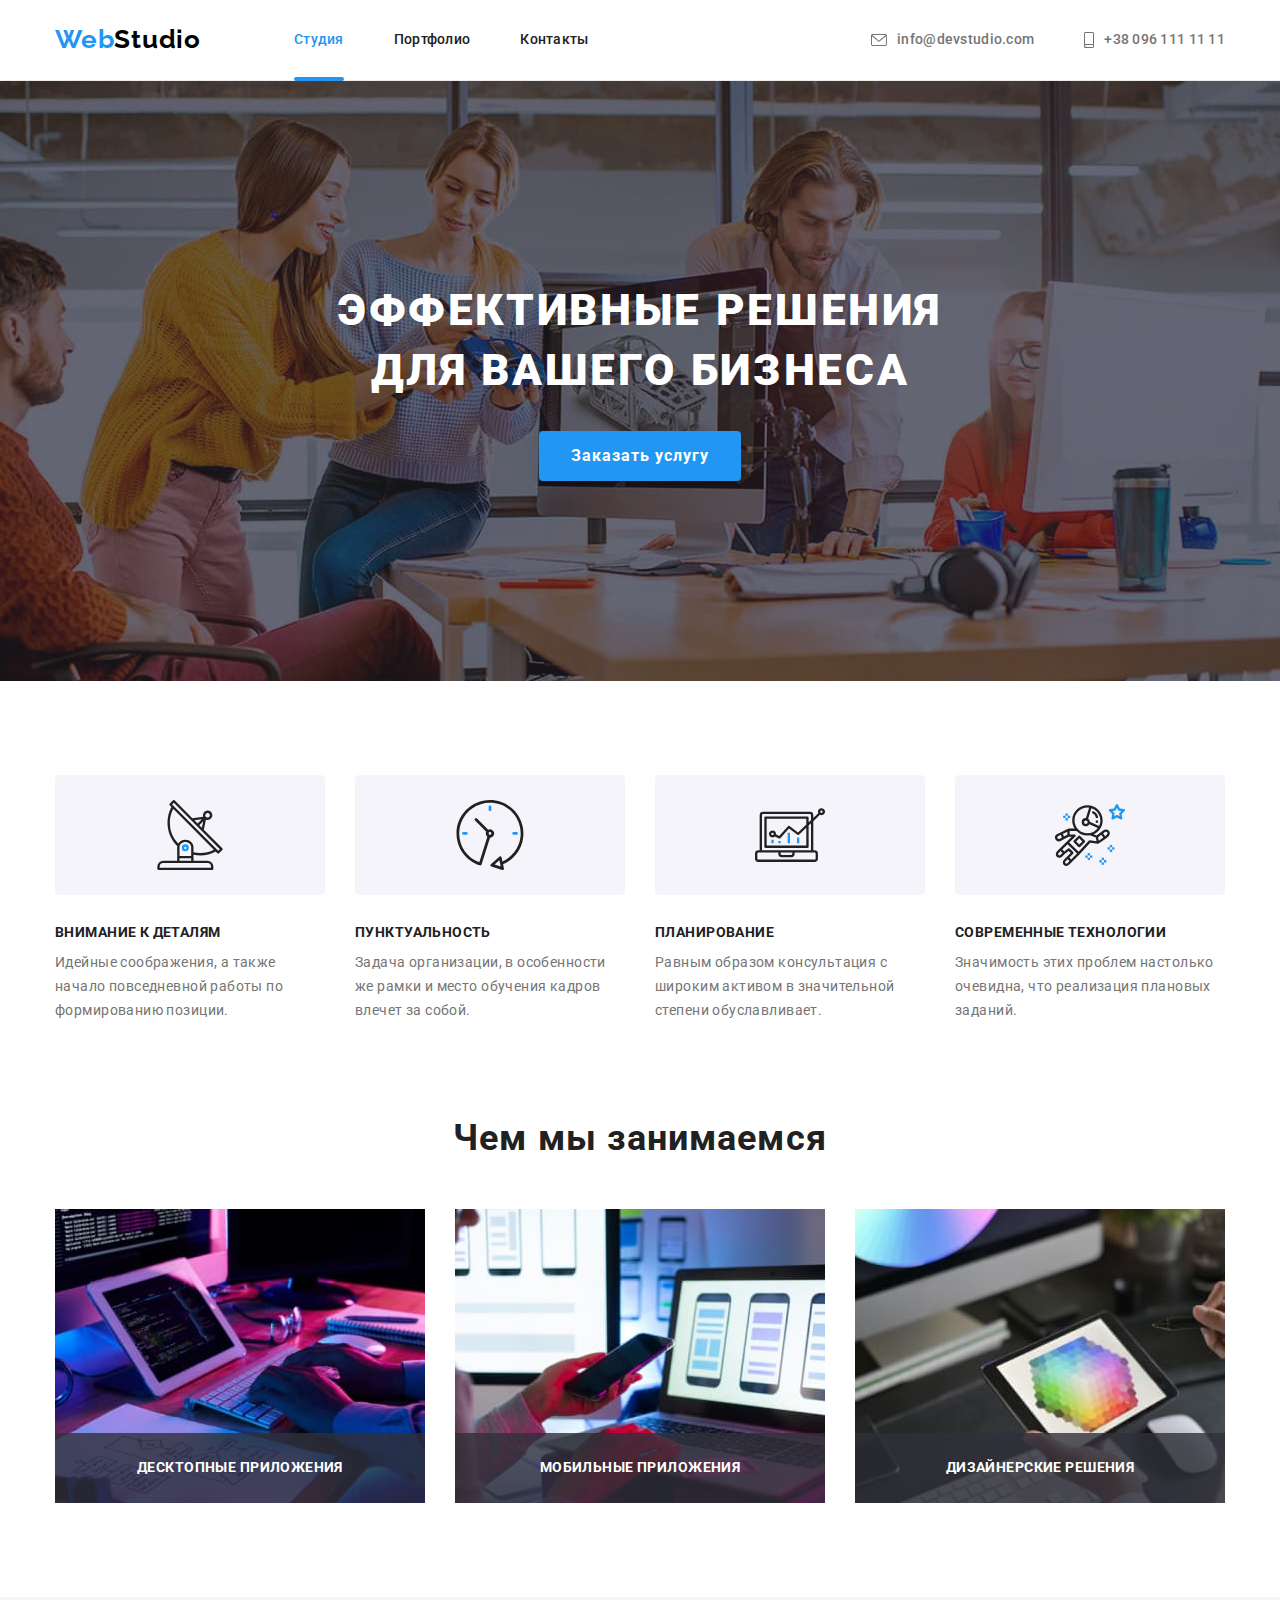
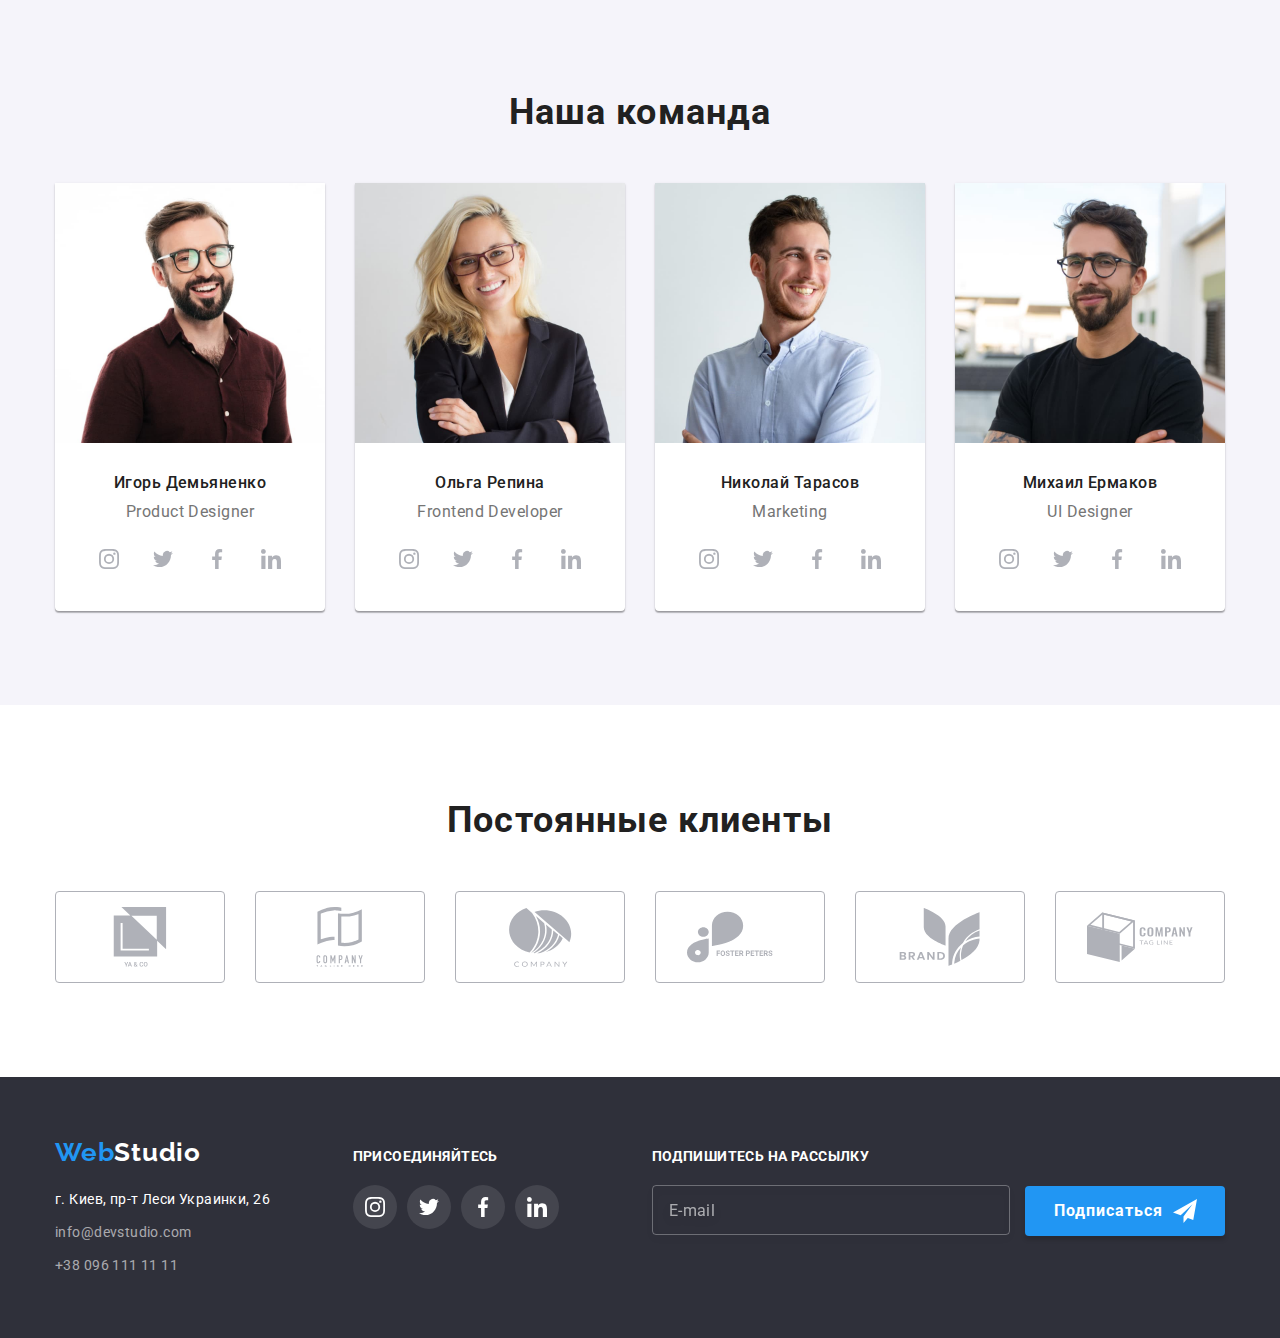
<file: index.html>
<!DOCTYPE html>
<html lang="ru">
  <head>
    <meta charset="UTF-8" />
    <meta http-equiv="X-UA-Compatible" content="IE=edge" />
    <meta name="description" content="Изучение основ HTML5 для новичков" />
    <title>Студия</title>
    <link rel="preconnect" href="https://fonts.googleapis.com" />
    <link rel="preconnect" href="https://fonts.gstatic.com" crossorigin />
    <link
      href="https://fonts.googleapis.com/css2?family=Raleway:wght@700&family=Roboto:wght@400;500;700;900&display=swap"
      rel="stylesheet"
    />
    <link
      rel="stylesheet"
      href="https://cdnjs.cloudflare.com/ajax/libs/modern-normalize/1.1.0/modern-normalize.min.css"
    />
    <link rel="stylesheet" href="./css/styles.css" />
  </head>
  <body>
    <!--Page header-->

    <header class="header-page">
      <div class="container heder-main">
        <nav class="header-nav">
          <a href="./index.html" class="logo link"> Web<span class="header-logo">Studio</span> </a>

          <ul class="header-list list">
            <li class="header-item">
              <a href="./index.html" class="header-link link current">Студия</a>
            </li>

            <li class="header-item">
              <a href="./portfolio.html" class="header-link link">Портфолио</a>
            </li>

            <li class="header-item"><a href="" class="header-link link">Контакты</a></li>
          </ul>
        </nav>

        <ul class="header-list list">
          <li class="header-item contacts">
            <a href="mailto:info@devstudio.com" class="header-contacts link">
              <svg class="header-icon" width="16" height="12">
                <use href="./images/icons.svg#envelope"></use>
              </svg>

              info@devstudio.com
            </a>
          </li>

          <li class="header-item contacts">
            <a href="tel:+380961111111" class="header-contacts link">
              <svg class="header-icon" width="10" height="16">
                <use href="./images/icons.svg#smartphone"></use>
              </svg>

              +38 096 111 11 11
            </a>
          </li>
        </ul>
      </div>
    </header>

    <!--Main contents studio-->

    <main>
      <!--Hero-->

      <section class="hero-section">
        <div class="hero-overlay">
          <div class="container">
            <h1 class="hero-title">
              Эффективные решения<br />
              для вашего бизнеса
            </h1>

            <button type="button" class="btn-hero" data-modal-open>Заказать услугу</button>
          </div>
        </div>
      </section>

      <!--Features-->

      <section class="section">
        <div class="container">
          <h2 class="visually-hidden">Особенности</h2>

          <ul class="features-list list">
            <li class="features-item">
              <div class="features-thumb">
                <svg class="features-icon" width="70" height="70">
                  <use href="./images/icons.svg#antenna"></use>
                </svg>
              </div>

              <h3 class="features-title">Внимание к деталям</h3>
              <p class="features-text">
                Идейные соображения, а также начало повседневной работы по формированию позиции.
              </p>
            </li>

            <li class="features-item">
              <div class="features-thumb">
                <svg class="features-icon" width="70" height="70">
                  <use href="./images/icons.svg#clock"></use>
                </svg>
              </div>

              <h3 class="features-title">Пунктуальность</h3>
              <p class="features-text">
                Задача организации, в особенности же рамки и место обучения кадров влечет за собой.
              </p>
            </li>

            <li class="features-item">
              <div class="features-thumb">
                <svg class="features-icon" width="70" height="70">
                  <use href="./images/icons.svg#diagram"></use>
                </svg>
              </div>

              <h3 class="features-title">Планирование</h3>
              <p class="features-text">
                Равным образом консультация с широким активом в значительной степени обуславливает.
              </p>
            </li>

            <li class="features-item">
              <div class="features-thumb">
                <svg class="features-icon" width="70" height="70">
                  <use href="./images/icons.svg#astronaut"></use>
                </svg>
              </div>

              <h3 class="features-title">Современные технологии</h3>
              <p class="features-text">
                Значимость этих проблем настолько очевидна, что реализация плановых заданий.
              </p>
            </li>
          </ul>
        </div>
      </section>

      <!--We doing-->

      <section class="section about">
        <div class="container">
          <h2 class="section-title">Чем мы занимаемся</h2>
          <ul class="about-list list">
            <li class="about-item">
              <img src="./images/box/box-1.jpg" alt="Програмист пишет код" width="370" />
              <p class="about-text">Десктопные приложения</p>
            </li>

            <li class="about-item">
              <img
                src="./images/box/box-2.jpg"
                alt="Три телефона на мониторе ноутбука"
                width="370"
              />
              <p class="about-text">Мобильные приложения</p>
            </li>

            <li class="about-item">
              <img
                src="./images/box/box-3.jpg"
                alt="Дизайнер выбирает цвет на планшете"
                width="370"
              />
              <p class="about-text">Дизайнерские решения</p>
            </li>
          </ul>
        </div>
      </section>

      <!--Team-->

      <section class="section team">
        <div class="container">
          <h2 class="section-title">Наша команда</h2>

          <ul class="team-list list">
            <li class="team-item">
              <article class="card-team">
                <div class="card-team-thumb">
                  <img
                    class="team-image"
                    src="./images/team/team-card-1.jpg"
                    alt="Участник команды №1"
                    width="270"
                  />
                </div>

                <div class="card-team-content">
                  <h3 class="team-title">Игорь Демьяненко</h3>
                  <p lang="en" class="team-text">Product Designer</p>

                  <ul class="team-social-list list">
                    <li class="team-social-item">
                      <a
                        href="https://instagram.com/"
                        target="_blank"
                        rel="noreferrer noopener"
                        class="team-social-link link"
                      >
                        <svg class="team-social-icon" width="20" height="20">
                          <use href="./images/icons.svg#instagram"></use>
                        </svg>
                      </a>
                    </li>

                    <li class="team-social-item">
                      <a
                        href="https://twitter.com/"
                        target="_blank"
                        rel="noreferrer noopener"
                        class="team-social-link link"
                      >
                        <svg class="team-social-icon" width="20" height="20">
                          <use href="./images/icons.svg#twitter"></use>
                        </svg>
                      </a>
                    </li>

                    <li class="team-social-item">
                      <a
                        href="https://facebook.com/"
                        target="_blank"
                        rel="noreferrer noopener"
                        class="team-social-link link"
                      >
                        <svg class="team-social-icon" width="20" height="20">
                          <use href="./images/icons.svg#facebook"></use>
                        </svg>
                      </a>
                    </li>

                    <li class="team-social-item">
                      <a
                        href="https://linkedin.com/"
                        target="_blank"
                        rel="noreferrer noopener"
                        class="team-social-link link"
                      >
                        <svg class="team-social-icon" width="20" height="20">
                          <use href="./images/icons.svg#linkedin"></use>
                        </svg>
                      </a>
                    </li>
                  </ul>
                </div>
              </article>
            </li>

            <li class="team-item">
              <article class="card-team">
                <div class="card-team-thumb">
                  <img
                    class="team-image"
                    src="./images/team/team-card-2.jpg"
                    alt="Участник команды №2"
                    width="270"
                  />
                </div>

                <div class="card-team-content">
                  <h3 class="team-title">Ольга Репина</h3>
                  <p lang="en" class="team-text">Frontend Developer</p>

                  <ul class="team-social-list list">
                    <li class="team-social-item">
                      <a
                        href="https://instagram.com/"
                        target="_blank"
                        rel="noreferrer noopener"
                        class="team-social-link link"
                      >
                        <svg class="team-social-icon" width="20" height="20">
                          <use href="./images/icons.svg#instagram"></use>
                        </svg>
                      </a>
                    </li>

                    <li class="team-social-item">
                      <a
                        href="https://twitter.com/"
                        target="_blank"
                        rel="noreferrer noopener"
                        class="team-social-link link"
                      >
                        <svg class="team-social-icon" width="20" height="20">
                          <use href="./images/icons.svg#twitter"></use>
                        </svg>
                      </a>
                    </li>

                    <li class="team-social-item">
                      <a
                        href="https://facebook.com/"
                        target="_blank"
                        rel="noreferrer noopener"
                        class="team-social-link link"
                      >
                        <svg class="team-social-icon" width="20" height="20">
                          <use href="./images/icons.svg#facebook"></use>
                        </svg>
                      </a>
                    </li>

                    <li class="team-social-item">
                      <a
                        href="https://linkedin.com/"
                        target="_blank"
                        rel="noreferrer noopener"
                        class="team-social-link link"
                      >
                        <svg class="team-social-icon" width="20" height="20">
                          <use href="./images/icons.svg#linkedin"></use>
                        </svg>
                      </a>
                    </li>
                  </ul>
                </div>
              </article>
            </li>

            <li class="team-item">
              <article class="card-team">
                <div class="card-team-thumb">
                  <img
                    class="team-image"
                    src="./images/team/team-card-3.jpg"
                    alt="Участник команды №3"
                    width="270"
                  />
                </div>

                <div class="card-team-content">
                  <h3 class="team-title">Николай Тарасов</h3>
                  <p lang="en" class="team-text">Marketing</p>

                  <ul class="team-social-list list">
                    <li class="team-social-item">
                      <a
                        href="https://instagram.com/"
                        target="_blank"
                        rel="noreferrer noopener"
                        class="team-social-link link"
                      >
                        <svg class="team-social-icon" width="20" height="20">
                          <use href="./images/icons.svg#instagram"></use>
                        </svg>
                      </a>
                    </li>

                    <li class="team-social-item">
                      <a
                        href="https://twitter.com/"
                        target="_blank"
                        rel="noreferrer noopener"
                        class="team-social-link link"
                      >
                        <svg class="team-social-icon" width="20" height="20">
                          <use href="./images/icons.svg#twitter"></use>
                        </svg>
                      </a>
                    </li>

                    <li class="team-social-item">
                      <a
                        href="https://facebook.com/"
                        target="_blank"
                        rel="noreferrer noopener"
                        class="team-social-link link"
                      >
                        <svg class="team-social-icon" width="20" height="20">
                          <use href="./images/icons.svg#facebook"></use>
                        </svg>
                      </a>
                    </li>

                    <li class="team-social-item">
                      <a
                        href="https://linkedin.com/"
                        target="_blank"
                        rel="noreferrer noopener"
                        class="team-social-link link"
                      >
                        <svg class="team-social-icon" width="20" height="20">
                          <use href="./images/icons.svg#linkedin"></use>
                        </svg>
                      </a>
                    </li>
                  </ul>
                </div>
              </article>
            </li>

            <li class="team-item">
              <article class="card-team">
                <div class="card-team-thumb">
                  <img
                    class="team-image"
                    src="./images/team/team-card-4.jpg"
                    alt="Участник команды №4"
                    width="270"
                  />
                </div>

                <div class="card-team-content">
                  <h3 class="team-title">Михаил Ермаков</h3>
                  <p lang="en" class="team-text">UI Designer</p>
                  <ul class="team-social-list list">
                    <li class="team-social-item">
                      <a
                        href="https://instagram.com/"
                        target="_blank"
                        rel="noreferrer noopener"
                        class="team-social-link link"
                      >
                        <svg class="team-social-icon" width="20" height="20">
                          <use href="./images/icons.svg#instagram"></use>
                        </svg>
                      </a>
                    </li>

                    <li class="team-social-item">
                      <a
                        href="https://twitter.com/"
                        target="_blank"
                        rel="noreferrer noopener"
                        class="team-social-link link"
                      >
                        <svg class="team-social-icon" width="20" height="20">
                          <use href="./images/icons.svg#twitter"></use>
                        </svg>
                      </a>
                    </li>

                    <li class="team-social-item">
                      <a
                        href="https://facebook.com/"
                        target="_blank"
                        rel="noreferrer noopener"
                        class="team-social-link link"
                      >
                        <svg class="team-social-icon" width="20" height="20">
                          <use href="./images/icons.svg#facebook"></use>
                        </svg>
                      </a>
                    </li>

                    <li class="team-social-item">
                      <a
                        href="https://linkedin.com/"
                        target="_blank"
                        rel="noreferrer noopener"
                        class="team-social-link link"
                      >
                        <svg class="team-social-icon" width="20" height="20">
                          <use href="./images/icons.svg#linkedin"></use>
                        </svg>
                      </a>
                    </li>
                  </ul>
                </div>
              </article>
            </li>
          </ul>
        </div>
      </section>

      <!-- Clients -->

      <section class="section">
        <div class="container">
          <h2 class="section-title">Постоянные клиенты</h2>
          <ul class="client-list list">
            <li class="client-item">
              <a href="" target="_blank" rel="noreferrer noopener" class="client-link link">
                <svg class="client-icon" width="106" height="60">
                  <use href="./images/icons.svg#company-1"></use>
                </svg>
              </a>
            </li>

            <li class="client-item">
              <a href="" target="_blank" rel="noreferrer noopener" class="client-link link">
                <svg class="client-icon" width="106" height="60">
                  <use href="./images/icons.svg#company-2"></use>
                </svg>
              </a>
            </li>

            <li class="client-item">
              <a href="" target="_blank" rel="noreferrer noopener" class="client-link link">
                <svg class="client-icon" width="106" height="60">
                  <use href="./images/icons.svg#company-3"></use>
                </svg>
              </a>
            </li>

            <li class="client-item">
              <a href="" target="_blank" rel="noreferrer noopener" class="client-link link">
                <svg class="client-icon" width="106" height="60">
                  <use href="./images/icons.svg#company-4"></use>
                </svg>
              </a>
            </li>

            <li class="client-item">
              <a href="" target="_blank" rel="noreferrer noopener" class="client-link link">
                <svg class="client-icon" width="106" height="60">
                  <use href="./images/icons.svg#company-5"></use>
                </svg>
              </a>
            </li>

            <li class="client-item">
              <a href="" target="_blank" rel="noreferrer noopener" class="client-link link">
                <svg class="client-icon" width="106" height="60">
                  <use href="./images/icons.svg#company-6"></use>
                </svg>
              </a>
            </li>
          </ul>
        </div>
      </section>
    </main>

    <!--Page footer-->

    <footer class="footer-page">
      <div class="container">
        <div class="footer-box">
          <div class="footer-set">
            <a href="./index.html" class="logo link">
              Web<span class="footer-logo">Studio</span>
            </a>

            <address class="footer-address">
              <ul class="footer-list list">
                <li class="footer-item">
                  <a
                    href="https://goo.gl/maps/FVbxMYwo1FJDWd5VA"
                    target="_blank"
                    rel="noreferrer noopener"
                    class="footer-link link"
                  >
                    г. Киев, пр-т Леси Украинки, 26
                  </a>
                </li>

                <li class="footer-item">
                  <a href="mailto:info@devstudio.com" class="footer-contacts link"
                    >info@devstudio.com</a
                  >
                </li>

                <li class="footer-item">
                  <a href="tel:+380961111111" class="footer-contacts link">+38 096 111 11 11</a>
                </li>
              </ul>
            </address>
          </div>

          <div class="footer-social">
            <b class="footer-text">Присоединяйтесь</b>

            <ul class="footer-social-list list">
              <li class="footer-social-item">
                <a
                  href="https://instagram.com/"
                  target="_blank"
                  rel="noreferrer noopener"
                  class="footer-social-link link"
                >
                  <svg class="footer-social-icon" width="20" height="20">
                    <use href="./images/icons.svg#instagram"></use>
                  </svg>
                </a>
              </li>

              <li class="footer-social-item">
                <a
                  href="https://twitter.com/"
                  target="_blank"
                  rel="noreferrer noopener"
                  class="footer-social-link link"
                >
                  <svg class="footer-social-icon" width="20" height="20">
                    <use href="./images/icons.svg#twitter"></use>
                  </svg>
                </a>
              </li>

              <li class="footer-social-item">
                <a
                  href="https://facebook.com/"
                  target="_blank"
                  rel="noreferrer noopener"
                  class="footer-social-link link"
                >
                  <svg class="footer-social-icon" width="20" height="20">
                    <use href="./images/icons.svg#facebook"></use>
                  </svg>
                </a>
              </li>

              <li class="footer-social-item">
                <a
                  href="https://linkedin.com/"
                  target="_blank"
                  rel="noreferrer noopener"
                  class="footer-social-link link"
                >
                  <svg class="footer-social-icon" width="20" height="20">
                    <use href="./images/icons.svg#linkedin"></use>
                  </svg>
                </a>
              </li>
            </ul>
          </div>

          <div class="footer-form">
            <b class="footer-text">Подпишитесь на рассылку</b>

            <form class="footer-post-form">
              <label class="footer-label">
                <input class="footer-input" type="email" name="email" placeholder="E-mail" />
              </label>

              <button type="submit" class="footer-btn">
                Подписаться
                <svg class="footer-form-icon" width="24" height="24">
                  <use href="./images/icons.svg#send"></use>
                </svg>
              </button>
            </form>
          </div>
        </div>
      </div>
    </footer>

    <!--Modal window-->

    <div class="backdrop is-hidden" data-modal>
      <div class="modal">
        <button type="button" class="modal-close" data-modal-close>
          <svg class="modal-icon" width="18" height="18">
            <use href="./images/icons.svg#close"></use>
          </svg>
        </button>

        <p class="modal-title">Оставьте свои данные, мы вам перезвоним</p>

        <form class="modal-form">
          <div class="form-field">
            <label class="input-text" for="user-name">Имя</label>
            <div class="input-wrap">
              <input class="modal-input" type="text" name="user-name" id="user-name" autofocus />
              <svg class="input-icon" width="18" height="18">
                <use href="./images/icons.svg#person"></use>
              </svg>
            </div>
          </div>

          <div class="form-field">
            <label class="input-text" for="user-phone">Телефон</label>
            <div class="input-wrap">
              <input class="modal-input" type="tel" name="user-phone" id="user-phone" />
              <svg class="input-icon" width="18" height="18">
                <use href="./images/icons.svg#phone"></use>
              </svg>
            </div>
          </div>

          <div class="form-field">
            <label class="input-text" for="user-email">Почта</label>
            <div class="input-wrap">
              <input class="modal-input" type="email" name="user-email" id="user-email" />
              <svg class="input-icon" width="18" height="18">
                <use href="./images/icons.svg#email"></use>
              </svg>
            </div>
          </div>

          <div class="form-field-text">
            <label class="input-text" for="user-text">Комментарий</label>
            <textarea
              class="modal-text"
              name="user-text"
              id="user-text"
              placeholder="Введите текст"
            ></textarea>
          </div>

          <div class="form-field-checkbox">
            <input
              type="checkbox"
              class="modal-check visually-hidden"
              name="privacy"
              id="modal-check"
            />
            <label class="modal-privacy" for="modal-check">
              <span class="check-wrap">
                <svg class="check-icon" width="16" height="15">
                  <use href="./images/icons.svg#check"></use>
                </svg>
              </span>
              <span>
                Соглашаюсь с рассылкой и принимаю
                <a href="" target="_blank" class="check-link">Условия договора</a>
              </span>
            </label>
          </div>

          <button type="submit" class="modal-btn">Отправить</button>
        </form>
      </div>
    </div>

    <script src="./js/modal.js"></script>
  </body>
</html>
</file>
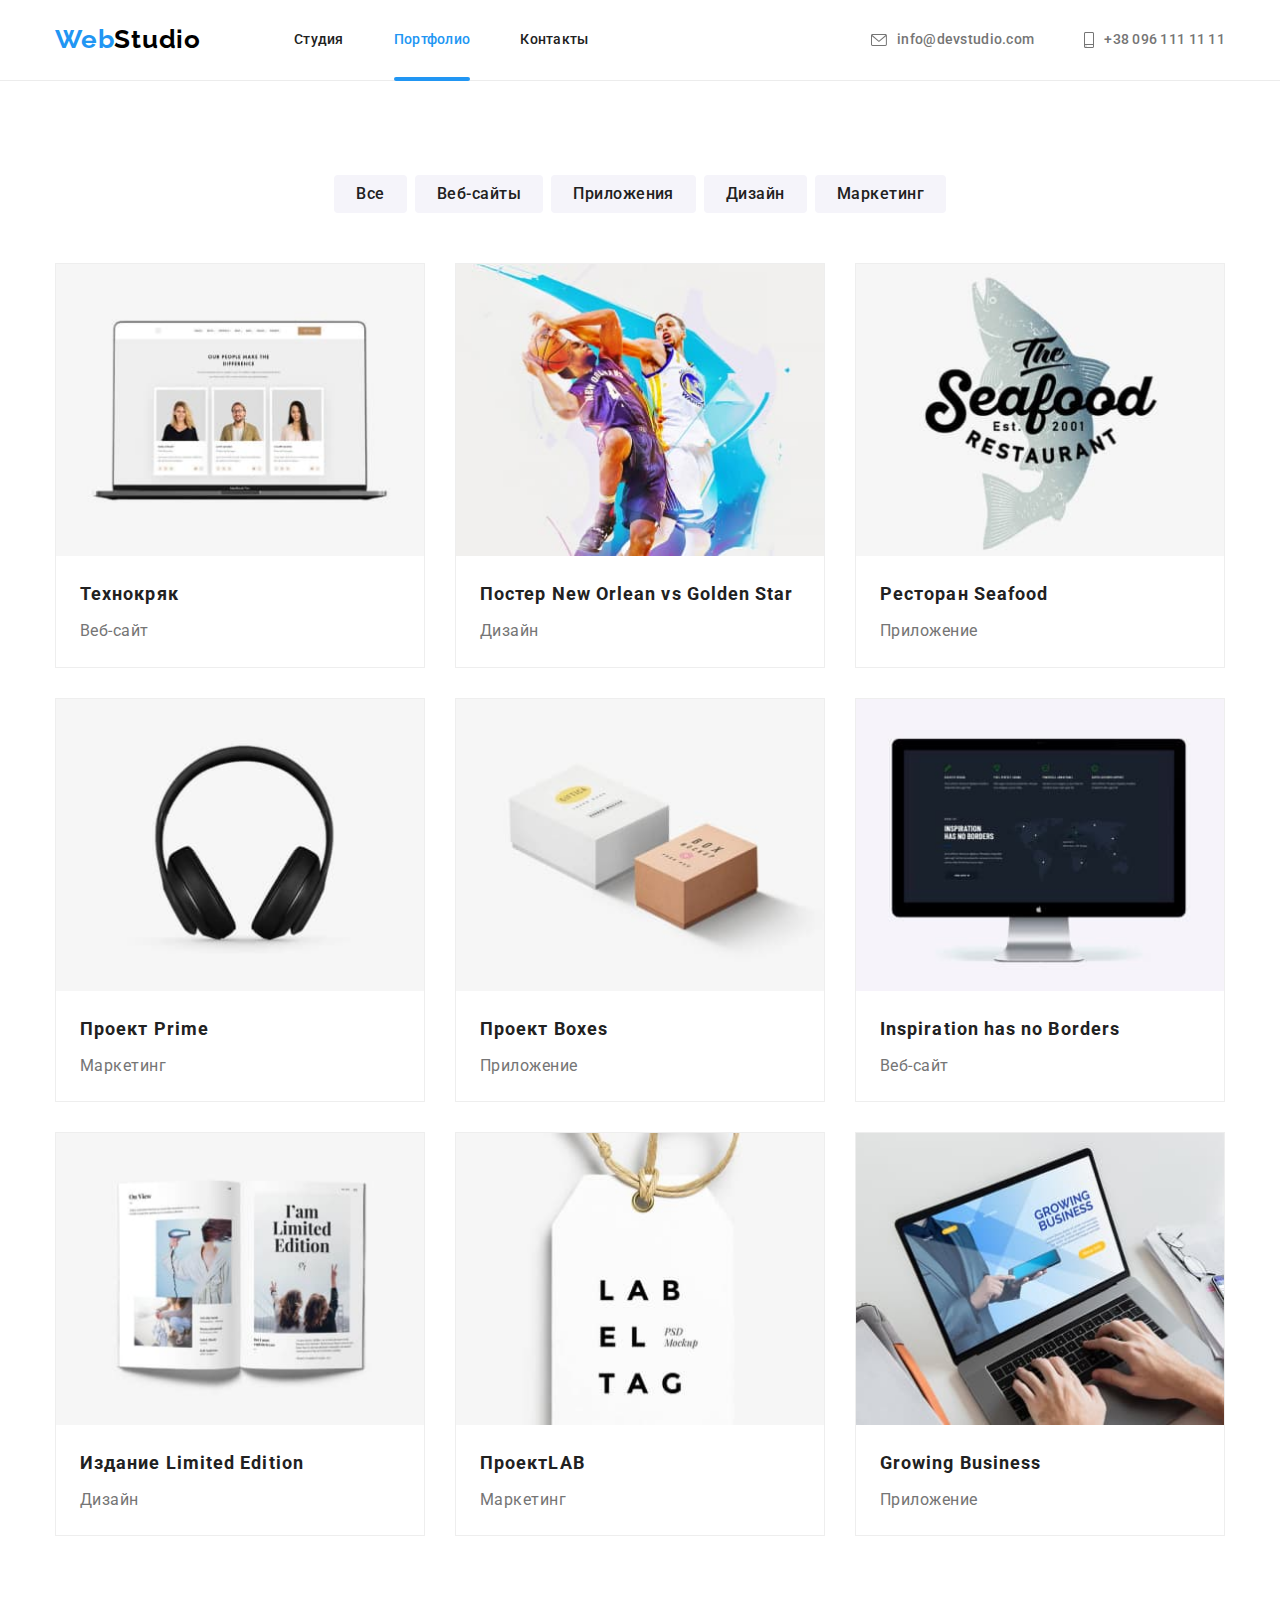
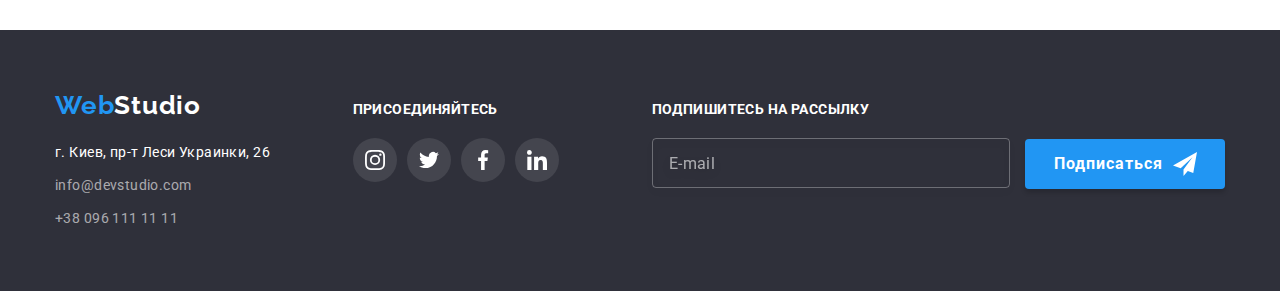
<file: portfolio.html>
<!DOCTYPE html>
<html lang="ru">
  <head>
    <meta charset="UTF-8" />
    <meta http-equiv="X-UA-Compatible" content="IE=edge" />
    <meta name="description" content="Изучение основ HTML5 для новичков" />
    <title>Портфолио</title>
    <link rel="preconnect" href="https://fonts.googleapis.com" />
    <link rel="preconnect" href="https://fonts.gstatic.com" crossorigin />
    <link
      href="https://fonts.googleapis.com/css2?family=Raleway:wght@700&family=Roboto:wght@400;500;700;900&display=swap"
      rel="stylesheet"
    />
    <link
      rel="stylesheet"
      href="https://cdnjs.cloudflare.com/ajax/libs/modern-normalize/1.1.0/modern-normalize.min.css"
    />
    <link rel="stylesheet" href="./css/styles.css" />
  </head>
  <body>
    <!--Page header-->

    <header class="header-page">
      <div class="container heder-main">
        <nav class="header-nav">
          <a href="./index.html" class="logo link"> Web<span class="header-logo">Studio</span> </a>

          <ul class="header-list list">
            <li class="header-item">
              <a href="./index.html" class="header-link link">Студия</a>
            </li>

            <li class="header-item">
              <a href="./portfolio.html" class="header-link link current">Портфолио</a>
            </li>

            <li class="header-item"><a href="" class="header-link link">Контакты</a></li>
          </ul>
        </nav>

        <ul class="header-list list">
          <li class="header-item contacts">
            <a href="mailto:info@devstudio.com" class="header-contacts link">
              <svg class="header-icon" width="16" height="12">
                <use href="./images/icons.svg#envelope"></use>
              </svg>

              info@devstudio.com
            </a>
          </li>

          <li class="header-item contacts">
            <a href="tel:+380961111111" class="header-contacts link">
              <svg class="header-icon" width="10" height="16">
                <use href="./images/icons.svg#smartphone"></use>
              </svg>

              +38 096 111 11 11
            </a>
          </li>
        </ul>
      </div>
    </header>

    <!--Main contents portfolio-->

    <main>
      <section class="section">
        <div class="container">
          <h1 class="visually-hidden">Наши проекты</h1>

          <ul class="filter-list list">
            <li class="filter-item"><button type="button" class="btn">Все</button></li>
            <li class="filter-item"><button type="button" class="btn">Веб-сайты</button></li>
            <li class="filter-item"><button type="button" class="btn">Приложения</button></li>
            <li class="filter-item"><button type="button" class="btn">Дизайн</button></li>
            <li class="filter-item"><button type="button" class="btn">Маркетинг</button></li>
          </ul>

          <ul class="work-list list">
            <li class="work-item">
              <article class="card-work">
                <a href="" class="card-work-link link">
                  <div class="card-work-thumb">
                    <img
                      class="work-image"
                      src="./images/project/project-1.jpg"
                      alt="Экран ноутбука"
                      width="370"
                    />
                    <p class="card-work-text">
                      Ресурс предлагает комплексные предложения с разным уровнем функционала и
                      сервисов. Все это позволит посетителю получить исчерпывающие сведения о
                      компании или частном лице.
                    </p>
                  </div>

                  <div class="card-work-content">
                    <h2 class="work-title">Технокряк</h2>
                    <p class="work-text">Веб-сайт</p>
                  </div>
                </a>
              </article>
            </li>

            <li class="work-item">
              <article class="card-work">
                <a href="" class="card-work-link link">
                  <div class="card-work-thumb">
                    <img
                      class="work-image"
                      src="./images/project/project-2.jpg"
                      alt="Два баскетболиста"
                      width="370"
                    />
                    <p class="card-work-text">
                      Ресурс предлагает комплексные предложения с разным уровнем функционала и
                      сервисов. Все это позволит посетителю получить исчерпывающие сведения о
                      компании или частном лице.
                    </p>
                  </div>

                  <div class="card-work-content">
                    <h2 class="work-title">
                      Постер <span lang="en">New Orlean vs Golden Star</span>
                    </h2>
                    <p class="work-text">Дизайн</p>
                  </div>
                </a>
              </article>
            </li>

            <li class="work-item">
              <article class="card-work">
                <a href="" class="card-work-link link">
                  <div class="card-work-thumb">
                    <img
                      class="work-image"
                      src="./images/project/project-3.jpg"
                      alt="Логотип ресторана"
                      width="370"
                    />
                    <p class="card-work-text">
                      Ресурс предлагает комплексные предложения с разным уровнем функционала и
                      сервисов. Все это позволит посетителю получить исчерпывающие сведения о
                      компании или частном лице.
                    </p>
                  </div>

                  <div class="card-work-content">
                    <h2 class="work-title">Ресторан <span lang="en">Seafood</span></h2>
                    <p class="work-text">Приложение</p>
                  </div>
                </a>
              </article>
            </li>

            <li class="work-item">
              <article class="card-work">
                <a href="" class="card-work-link link">
                  <div class="card-work-thumb">
                    <img
                      class="work-image"
                      src="./images/project/project-4.jpg"
                      alt="Наушники"
                      width="370"
                    />
                    <p class="card-work-text">
                      Ресурс предлагает комплексные предложения с разным уровнем функционала и
                      сервисов. Все это позволит посетителю получить исчерпывающие сведения о
                      компании или частном лице.
                    </p>
                  </div>

                  <div class="card-work-content">
                    <h2 class="work-title">Проект <span lang="en">Prime</span></h2>
                    <p class="work-text">Маркетинг</p>
                  </div>
                </a>
              </article>
            </li>

            <li class="work-item">
              <article class="card-work">
                <a href="" class="card-work-link link">
                  <div class="card-work-thumb">
                    <img
                      class="work-image"
                      src="./images/project/project-5.jpg"
                      alt="Две коробки"
                      width="370"
                    />
                    <p class="card-work-text">
                      Ресурс предлагает комплексные предложения с разным уровнем функционала и
                      сервисов. Все это позволит посетителю получить исчерпывающие сведения о
                      компании или частном лице.
                    </p>
                  </div>

                  <div class="card-work-content">
                    <h2 class="work-title">Проект <span lang="en">Boxes</span></h2>
                    <p class="work-text">Приложение</p>
                  </div>
                </a>
              </article>
            </li>

            <li class="work-item">
              <article class="card-work">
                <a href="" class="card-work-link link">
                  <div class="card-work-thumb">
                    <img
                      class="work-image"
                      src="./images/project/project-6.jpg"
                      alt="Монитор"
                      width="370"
                    />
                    <p class="card-work-text">
                      Ресурс предлагает комплексные предложения с разным уровнем функционала и
                      сервисов. Все это позволит посетителю получить исчерпывающие сведения о
                      компании или частном лице.
                    </p>
                  </div>

                  <div class="card-work-content">
                    <h2 class="work-title"><span lang="en">Inspiration has no Borders</span></h2>
                    <p class="work-text">Веб-сайт</p>
                  </div>
                </a>
              </article>
            </li>

            <li class="work-item">
              <article class="card-work">
                <a href="" class="card-work-link link">
                  <div class="card-work-thumb">
                    <img
                      class="work-image"
                      src="./images/project/project-7.jpg"
                      alt="Разворот журнала"
                      width="370"
                    />
                    <p class="card-work-text">
                      Ресурс предлагает комплексные предложения с разным уровнем функционала и
                      сервисов. Все это позволит посетителю получить исчерпывающие сведения о
                      компании или частном лице.
                    </p>
                  </div>

                  <div class="card-work-content">
                    <h2 class="work-title">Издание <span lang="en">Limited Edition</span></h2>
                    <p class="work-text">Дизайн</p>
                  </div>
                </a>
              </article>
            </li>

            <li class="work-item">
              <article class="card-work">
                <a href="" class="card-work-link link">
                  <div class="card-work-thumb">
                    <img
                      class="work-image"
                      src="./images/project/project-8.jpg"
                      alt="Лейба"
                      width="370"
                    />
                    <p class="card-work-text">
                      Ресурс предлагает комплексные предложения с разным уровнем функционала и
                      сервисов. Все это позволит посетителю получить исчерпывающие сведения о
                      компании или частном лице.
                    </p>
                  </div>

                  <div class="card-work-content">
                    <h2 class="work-title">Проект<span lang="en">LAB</span></h2>
                    <p class="work-text">Маркетинг</p>
                  </div>
                </a>
              </article>
            </li>

            <li class="work-item">
              <article class="card-work">
                <a href="" class="card-work-link link">
                  <div class="card-work-thumb">
                    <img
                      class="work-image"
                      src="./images/project/project-9.jpg"
                      alt="Ноутбук"
                      width="370"
                    />
                    <p class="card-work-text">
                      Ресурс предлагает комплексные предложения с разным уровнем функционала и
                      сервисов. Все это позволит посетителю получить исчерпывающие сведения о
                      компании или частном лице.
                    </p>
                  </div>

                  <div class="card-work-content">
                    <h2 class="work-title"><span lang="en">Growing Business</span></h2>
                    <p class="work-text">Приложение</p>
                  </div>
                </a>
              </article>
            </li>
          </ul>
        </div>
      </section>
    </main>

    <!--Page footer-->

    <footer class="footer-page">
      <div class="container">
        <div class="footer-box">
          <div class="footer-set">
            <a href="./index.html" class="logo link">
              Web<span class="footer-logo">Studio</span>
            </a>

            <address class="footer-address">
              <ul class="footer-list list">
                <li class="footer-item">
                  <a
                    href="https://goo.gl/maps/FVbxMYwo1FJDWd5VA"
                    target="_blank"
                    rel="noreferrer noopener"
                    class="footer-link link"
                  >
                    г. Киев, пр-т Леси Украинки, 26
                  </a>
                </li>

                <li class="footer-item">
                  <a href="mailto:info@devstudio.com" class="footer-contacts link"
                    >info@devstudio.com</a
                  >
                </li>

                <li class="footer-item">
                  <a href="tel:+380961111111" class="footer-contacts link">+38 096 111 11 11</a>
                </li>
              </ul>
            </address>
          </div>

          <div class="footer-social">
            <b class="footer-text">Присоединяйтесь</b>

            <ul class="footer-social-list list">
              <li class="footer-social-item">
                <a
                  href="https://instagram.com/"
                  target="_blank"
                  rel="noreferrer noopener"
                  class="footer-social-link link"
                >
                  <svg class="footer-social-icon" width="20" height="20">
                    <use href="./images/icons.svg#instagram"></use>
                  </svg>
                </a>
              </li>

              <li class="footer-social-item">
                <a
                  href="https://twitter.com/"
                  target="_blank"
                  rel="noreferrer noopener"
                  class="footer-social-link link"
                >
                  <svg class="footer-social-icon" width="20" height="20">
                    <use href="./images/icons.svg#twitter"></use>
                  </svg>
                </a>
              </li>

              <li class="footer-social-item">
                <a
                  href="https://facebook.com/"
                  target="_blank"
                  rel="noreferrer noopener"
                  class="footer-social-link link"
                >
                  <svg class="footer-social-icon" width="20" height="20">
                    <use href="./images/icons.svg#facebook"></use>
                  </svg>
                </a>
              </li>

              <li class="footer-social-item">
                <a
                  href="https://linkedin.com/"
                  target="_blank"
                  rel="noreferrer noopener"
                  class="footer-social-link link"
                >
                  <svg class="footer-social-icon" width="20" height="20">
                    <use href="./images/icons.svg#linkedin"></use>
                  </svg>
                </a>
              </li>
            </ul>
          </div>

          <div class="footer-form">
            <b class="footer-text">Подпишитесь на рассылку</b>

            <form class="footer-post-form">
              <label class="footer-label">
                <input class="footer-input" type="email" name="email" placeholder="E-mail" />
              </label>

              <button type="submit" class="footer-btn">
                Подписаться
                <svg class="footer-form-icon" width="24" height="24">
                  <use href="./images/icons.svg#send"></use>
                </svg>
              </button>
            </form>
          </div>
        </div>
      </div>
    </footer>
  </body>
</html>
</file>
<file: css/styles.css>
:root {
  --primary-text-color: #757575;
  --title-text-color: #212121;
  --accent-primary-text-color: #2196f3;
  --accent-secondary-text-color: #188ce8;
  --primary-white-color: #ffffff;
  --secondary-white-color: rgba(255, 255, 255, 0.6);
  --primary-black-color: #000000;
  --primary-bc-color: #f5f4fa;
  --primary-fill-color: #AFB1B8;
  --hero-bc-color:#C4C4C4;
  --secondary-bc-color: #2f303a;
  --typical-gap: 30px;  
}

body {
  font-family: 'Roboto', sans-serif;
  font-size: 14px;
  line-height: 1.14;
  letter-spacing: 0.03em;
  background: var(--primary-white-color);
  color: var(--primary-text-color);
}


h1,
h2,
h3,
h4,
h5,
h6,
p {
  margin: 0;
}

ul{
padding: 0;
margin: 0;
}

img {
  display: block;
  max-width: 100%; /*при этом картинка не будет больше оригинального размера*/
  height:auto;
}

.list {
  list-style: none;
 }

.link {
  text-decoration: none;
}

.container {
  width: 1200px;
  padding-left: 15px;
  padding-right: 15px;
  margin: 0 auto;

 /*  outline: 1px solid tomato; */
}

/*скрывает заголовок*/
.visually-hidden {
  position: absolute;
  white-space: nowrap;
  width: 1px;
  height: 1px;
  overflow: hidden;
  border: 0;
  padding: 0;
  clip: rect(0 0 0 0);
  clip-path: inset(50%);
  margin: -1px;
}



/*----------------Page header--------------- */

.header-page {
  border-bottom: 1px solid #ececec;
}

.heder-main {
  display: flex;
  align-items: center;
}

.header-nav {
  display: flex;
  align-items: center;
}

.header-nav .logo {
  display: block;
  padding-top: 24px;
  padding-bottom: 25px;
  margin-right: 93px;
}

/*----------------Logo--------------- */

.logo {
  color: var(--accent-primary-text-color);

  font-family: 'Raleway', sans-serif;
  font-weight: 700;
  font-size: 26px;
  line-height: 1.19;
  letter-spacing: 0.03em;
  
}

.header-logo {
  color: var(--primary-black-color);
}

/*----------------Header-nav--------------- */

.header-list {
  display: flex;
  margin-left: auto;

  font-weight: 500;
  letter-spacing: 0.02em;
}

/*устанавливаем правый маржин. кроме последнего елемента в списке*/
.header-item:not(:last-child) {
  margin-right: 50px;
}

.header-link {
  position: relative;

  display: block;
  padding-top: 32px;
  padding-bottom: 32px;

  color: var(--title-text-color);

  transition: color 250ms cubic-bezier(0.4, 0, 0.2, 1);
}

.header-link.current::after{
  content: '';
  
  display: block;
  width: 100%;
  height: 4px;
  border-radius: 2px;

  position: absolute;

  left: 0;
  bottom: -1px;

  background-color: var(--accent-primary-text-color);
}

.header-link:hover,
.header-link:focus {
  color: var(--accent-primary-text-color);
}

.header-link.link.current {
  color: var(--accent-primary-text-color);
}

/*----------------Heder-Contacts--------------- */

.header-contacts {
  display: flex;
  align-items: center;
  padding-top: 32px;
  padding-bottom: 32px;
  color: var(--primary-text-color);

  transition: color 250ms cubic-bezier(0.4, 0, 0.2, 1);

}

.header-icon {
  margin-right: 10px;
  fill: currentColor; /*цвет наследуется от родителя */
}


.header-contacts:hover,
.header-contacts:focus {
  color: var(--accent-primary-text-color);
}


/*----------------Main contents--------------- */

/*-----Section-----*/

.section {
  padding-top: 94px;
  padding-bottom: 94px;

 /*  outline: 1px solid green; */
}

.section-title {
  margin-top: 0;
  margin-bottom: 50px;

  color: var(--title-text-color);

  font-weight: 700;
  font-size: 36px;
  line-height: 1.17;
  letter-spacing: 0.03em;
  text-align: center;
}

/*----------------Hero--------------- */

.hero-section {
  max-width: 1600px;
  height: 600px;

  padding-top: 200px;
  padding-bottom: 200px;
  margin-left: auto;
  margin-right: auto;
  
  text-align: center;

  background-color: var(--hero-bc-color);
  background-image: linear-gradient(
    to right,
    rgba(47, 48, 58, 0.4),
    rgba(47, 48, 58, 0.4)
  ), url('../images/hero/hero.jpg');
  background-repeat: no-repeat;
  background-position: center;
  background-size: cover;
  

 /*  outline: 1px solid tomato; */
}



.hero-title {
  margin-top: 0;
  margin-bottom: var(--typical-gap);

  color: var(--primary-white-color);

  font-weight: 900;
  font-size: 44px;
  line-height: 1.36;
  letter-spacing: 0.06em;
  text-transform: uppercase;  
}

/*-----Button Hero  -----*/

.btn-hero{
  padding: 10px 32px;
  border: none;
  border-radius: 4px;
  min-width: 200px; /* кнопка неуже чем 200px*/

  box-shadow: 0px 4px 4px rgba(0, 0, 0, 0.15);

  color: var(--primary-white-color);
  background-color: var(--accent-primary-text-color);

  cursor: pointer;

  font-family:inherit;
  font-weight: 700;
  font-size: 16px;
  line-height: 1.88;
  letter-spacing: 0.06em;
  text-align: center;

  transition: background-color 250ms cubic-bezier(0.4, 0, 0.2, 1);
}

.btn-hero:hover,
.btn-hero:focus {
  background-color: var(--accent-secondary-text-color);
}

/*----------------Features--------------- */


.features-list {
  display: flex;
}

.features-item {
  width: 270px;
}

.features-thumb{
  height: 120px;
  border-radius: 4px;
  background-color: var(--primary-bc-color);

  display: flex;
  align-items: center;
  justify-content: center;
  
  margin-bottom: var(--typical-gap);
 }

.features-item:not(:last-child) {
  margin-right: var(--typical-gap);
}


.features-title {
  margin-bottom: 10px;

  color: var(--title-text-color);

  font-weight: 700;
  font-size: 14px;
  line-height: 1.14;
  letter-spacing: 0.03em;
  text-transform: uppercase;
}

.features-text {
  line-height: 1.71;
}

/*----------------About---------------- */


.section.about {
  padding-top: 0;
}

.about-list {
  display: flex;
  justify-content: space-between;
}

.about-item {
  position: relative;

}


.about-text {
  display: flex;
  align-items: center;
  justify-content: center;

  position: absolute;
  
  width: 100%;
  height: 70px;
  
  bottom:0;
  left: 0;
 
  font-weight: 700;
  text-transform: uppercase;

  color: var(--primary-white-color);
  background: rgba(47, 48, 58, 0.8);
}

/*----------------Team---------------- */

.section.team {
  background-color: var(--primary-bc-color);
}

.team-list {
  display: flex;
  flex-wrap: wrap;
  
  margin-top: calc(-1* var(--typical-gap));
  margin-left: calc(-1 * var(--typical-gap));
}

.team-item {
  flex-basis: calc(100% / 4 - var(--typical-gap));
  
  margin-top: var(--typical-gap);
  margin-left: var(--typical-gap); 
}

.card-team{
  background-color: var(--primary-white-color);
  box-shadow: 0px 1px 3px rgba(0, 0, 0, 0.12),
  0px 1px 1px rgba(0, 0, 0, 0.14),
  0px 2px 1px rgba(0, 0, 0, 0.2);
  border-radius: 0px 0px 4px 4px;
}

.card-team-content{
  padding: var(--typical-gap);
    
  text-align: center;
}


.team-title {
  margin-bottom: 10px;

  color: var(--title-text-color);

  font-weight: 500;
  font-size: 16px;
  line-height: 1.19;
  letter-spacing: 0.03em;  
}
.team-text {
  margin-bottom: 16px;

  font-size: 16px;
  line-height: 1.19;
  letter-spacing: 0.03em;
}

/* ----- team-social-links ----- */

.team-social-list{
  display: flex;
  align-items: center;
  justify-content: center;

}

.team-social-item + .team-social-item {
  margin-left: 10px;
}

.team-social-link {
  width: 44px;
  height: 44px;

  display: flex;
  justify-content: center;
  align-items: center;

  border: none;
  border-radius: 50%;

  background-color: transparent;
  fill: var(--primary-fill-color);

  transition: background-color 250ms cubic-bezier(0.4, 0, 0.2, 1),
  fill 250ms cubic-bezier(0.4, 0, 0.2, 1);

}
 
.team-social-link:hover,
.team-social-link:focus {
  background-color:var(--accent-primary-text-color);
  fill: var(--primary-white-color);

}

/*----------------Clients--------------- */

.client-list {
  display: flex;
  align-items: center;
  justify-content: center;

}

.client-item + .client-item {
     
  margin-left: var(--typical-gap);  
}

.client-link {
  width: 170px; 
  height: 92px;

  display: flex;
  align-items: center;
  justify-content: center;

  border: 1px solid var(--primary-fill-color);
  border-radius: 4px;
    
  background-color: transparent;
  fill: var(--primary-fill-color);

  transition: border-color 250ms cubic-bezier(0.4, 0, 0.2, 1),
  fill 250ms cubic-bezier(0.4, 0, 0.2, 1);

}

.client-link:hover,
.client-link:focus {
  border-color: var(--accent-primary-text-color);
  fill: var(--accent-primary-text-color);
}

/*----------------Portfolio--------------- */


/*----Список - Filter---- */


.filter-list {
  display: flex;
  align-items:center;
  justify-content: center;
  
  margin-bottom: 50px;
}

/*устанавливаем правый маржин кроме последнего елемента в списке*/
.filter-item:not(:last-child) {
  margin-right: 8px;
}


.btn {
  padding: 6px 22px;
  border: none;
  border-radius: 4px;
  min-width: 73px;

  background-color: var(--primary-bc-color);
  color: var(--title-text-color);

  font-family: inherit;
  font-weight: 500;
  font-size: 16px;
  line-height: 1.63;
  letter-spacing: 0.03em;
  text-align: center;

  cursor: pointer;

  transition:
  background-color 250ms cubic-bezier(0.4, 0, 0.2, 1),
  color 250ms cubic-bezier(0.4, 0, 0.2, 1),
  box-shadow 250ms cubic-bezier(0.4, 0, 0.2, 1);
  
}

.btn:hover,
.btn:focus {
  background-color: var(--accent-primary-text-color);
  color: var(--primary-white-color);
  box-shadow: 0px 3px 1px rgba(0, 0, 0, 0.1),
  0px 1px 2px rgba(0, 0, 0, 0.08),
  0px 2px 2px rgba(0, 0, 0, 0.12);
}

/*----Список Works---- */


.work-list{
  display: flex;
  flex-wrap: wrap;

  margin-top: calc(-1 * var(--typical-gap));
  margin-left: calc(-1 * var(--typical-gap));    
}

.work-item {
  flex-basis: calc(100% / 3 - var(--typical-gap));
  
  margin-top: var(--typical-gap);
  margin-left: var(--typical-gap);
}

.card-work {
  background-color: var(--primary-white-color);
  border:1px solid #EEEEEE; 
}

.card-work-link {
  display: block;

  transition: box-shadow 250ms cubic-bezier(0.4, 0, 0.2, 1);

}

.card-work-link:hover,
.card-work-link:focus {
  
  box-shadow: 0px 1px 1px rgba(0, 0, 0, 0.12),
  0px 4px 4px rgba(0, 0, 0, 0.06),
  1px 4px 6px rgba(0, 0, 0, 0.16);
}

.card-work-link:hover .card-work-text,
.card-work-link:focus .card-work-text{
  transform: translateY(0)
}

.card-work-thumb {
  position: relative;
  overflow: hidden;
}

.card-work-text {
  
  position: absolute;
  top: 0;
  left: 0;
  
  padding: 63px 24px;

  width: 100%;
  
  font-size: 18px;
  line-height: 1.56;
  letter-spacing: 0.03em;
  
  color:var(--primary-white-color);
  background: rgba(33, 150, 243, 0.9);

  transform: translateY(100%);
  transition: transform 250ms cubic-bezier(0.4, 0, 0.2, 1);
}

.card-work-content {
  padding: 20px 24px;
    
}

.work-title {
  margin-bottom: 4px;

  color: var(--title-text-color);

  font-weight: 700;
  font-size: 18px;
  line-height: 2;
  letter-spacing: 0.06em;   
}

.work-text {
  color: var(--primary-text-color);

  font-size: 16px;
  line-height: 1.88;
  letter-spacing: 0.03em;  
}

/*----------------Page footer--------------- */

.footer-page {
  padding-top: 60px;
  padding-bottom: 60px;

  background-color: var(--secondary-bc-color);
}

.footer-set{
  flex-grow: 1;
}

.footer-item {
  margin-bottom: 9px;
}
.footer-item:last-child {
  margin-bottom: 0;
}

/* -------Footer logo------- */
.footer-logo {
  color: var(--primary-white-color);
}
.footer-address {
  margin-top: 20px;

  font-style: normal;
  line-height: 1.71;
}

.footer-link {
  color: var(--primary-white-color);
  transition: color 250ms cubic-bezier(0.4, 0, 0.2, 1);
  
}
.footer-contacts {
  color: var(--secondary-white-color);
  transition: color 250ms cubic-bezier(0.4, 0, 0.2, 1);
}

.footer-link:hover,
.footer-link:focus {
  color: var(--accent-primary-text-color);
}

.footer-contacts:hover,
.footer-contacts:focus {
  color: var(--accent-primary-text-color);
}

/* ----- Footer-social-links ----- */

.footer-box {
  display: flex;
  align-items: baseline;  
}

.footer-social {
  margin-left: 70px;
 
}

.footer-text {
  display: block;
  margin-bottom: 20px;

  color: var(--primary-white-color);

  text-transform: uppercase;
}

.footer-social-list {
  display: flex;
  align-items: center;
  justify-content: center;
}

.footer-social-item + .footer-social-item{
  margin-left: 10px;  
}

.footer-social-link {
  width: 44px;
  height: 44px;

  display: flex;
  align-items: center;
  justify-content: center;

  border: none;
  border-radius: 50%;

  background-color: rgba(255, 255, 255, 0.1);
  fill: var(--primary-white-color);

  transition: background-color 250ms cubic-bezier(0.4, 0, 0.2, 1);

}

.footer-social-link:hover,
.footer-social-link:focus {
  background-color: var(--accent-primary-text-color);
}

/* ----- Footer-form----- */

.footer-form{
  margin-left: 93px;
}
.footer-input{
  width: 358px;
  height: 50px;

  padding-left: 16px;
  padding-right: 0;
  padding-top: 15px;
  padding-bottom: 15px;


  font-size: 16px;
  line-height: 1.25px;
  letter-spacing: 0.03em;
  color: rgba(255, 255, 255, 0.6);

  border: 1px solid rgba(255, 255, 255, 0.3);
  filter: drop-shadow(0px 4px 4px rgba(0, 0, 0, 0.15));
  border-radius: 4px;
  
  outline: none;
 
  background-color: transparent;
}

.footer-input::placeholder {
  font-size: 16px;
  line-height: 1.25;
  letter-spacing: 0.03em;

  color: rgba(255, 255, 255, 0.6);
} 

.footer-btn {
  display: inline-flex;
  align-items: center;
  
  width: 200px;
  height: 50px;

  margin-left: 12px;
  padding-top: 10px;
  padding-bottom: 10px;
  padding-left: 29px;
  padding-right: 28px;

  font-family: inherit;
  font-weight: 700;
  font-size: 16px;
  line-height: 1.88;
  letter-spacing: 0.06em;

  border: transparent;
  border-radius: 4px;

  color: var(--primary-white-color);
  background-color: var(--accent-primary-text-color);

  box-shadow: 0px 4px 4px rgba(0, 0, 0, 0.15);
  
  cursor: pointer;
  
  transition: background-color 250ms cubic-bezier(0.4, 0, 0.2, 1);
}

.footer-btn:hover,
.footer-btn:focus {
  background-color: var(--accent-secondary-text-color);
}

.footer-form-icon{
  margin-left: 10px;
  fill:var(--primary-white-color)
}

/*--------------Modal window-------------*/

.backdrop {
  position:fixed;
  top: 0;
  left: 0;

  width: 100%;
  height: 100%;

  background-color: rgba(0, 0, 0, 0.2);

  opacity: 1;
  transition: opacity 250ms cubic-bezier(0.4, 0, 0.2, 1),
  visibility 250ms cubic-bezier(0.4, 0, 0.2, 1);
}

.backdrop.is-hidden {
  visibility: hidden;
  opacity: 0;
  pointer-events: none;
}

.modal{
  width: 528px;
  min-height: 581px;

  padding: 40px;

  position: absolute;
  top: 50%;
  left: 50%;
    
  background-color:var(--primary-white-color);

  box-shadow: 0px 1px 3px rgba(0, 0, 0, 0.12),
  0px 1px 1px rgba(0, 0, 0, 0.14),
  0px 2px 1px rgba(0, 0, 0, 0.2);
  border-radius: 4px;
  
  transform: translate(-50%, -50%) scale(1);
  transition: transform 250ms cubic-bezier(0.4, 0, 0.2, 1);
  
}

.backdrop.is-hidden .modal {
  transform: translate(-50%, -50%) scale(0.9);
  
}



.modal-title{

  margin-bottom: 12px;
  font-weight: 700;
  font-size: 20px;
  line-height: 1.15;
  text-align: center;
  letter-spacing: 0.03em;
  
  color:var(--title-text-color);
}

.modal-close {
  position: absolute;
  top: 8px;
  right: 8px;

  display: flex;
  align-items: center;
  justify-content: center;

  padding: 0;

  width: 30px;
  height: 30px;
    
  background-color: var(--primary-white-color);

  border: 1px solid rgba(0, 0, 0, 0.1);
  border-radius: 50%;

  cursor: pointer;
  
  transition: fill 250ms cubic-bezier(0.4, 0, 0.2, 1);
}

.modal-close:hover,
.modal-close:focus {
  fill: var(--accent-primary-text-color);
}

.form-field {
  margin-bottom: 10px;
}

.input-text {
  display: block;
  margin-bottom: 4px;;

  font-size: 12px;
  line-height: 1.17;
  letter-spacing: 0.01em;

}

.input-wrap {
  position: relative;
}

.modal-input{
  width: 100%;
  height: 40px;

  font-size: 12px;
  line-height: 1.17;
  letter-spacing: 0.01em;

  border: 1px solid rgba(33, 33, 33, 0.2);
  border-radius: 4px;
  background-color: transparent;
  
  padding-left: 42px;
  
  outline: none;

  transition: border-color 250ms cubic-bezier(0.4, 0, 0.2, 1);
}

.modal-input:focus,
.modal-text:focus {
  border-color: var(--accent-primary-text-color);
}

.modal-input:focus+.input-icon {
  fill: var(--accent-primary-text-color);
}

.input-icon {
  position: absolute;
  left: 12px;
  top: 50%;
  transform: translateY(-50%);

  transition: fill 250ms cubic-bezier(0.4, 0, 0.2, 1);
}

.form-field-text {
  margin-bottom: 20px;
}
.modal-text {
  display: block;

  width: 100%;
  height: 120px;
  padding: 12px 16px;
  
  border: 1px solid rgba(33, 33, 33, 0.2);
  border-radius: 4px;

  font-size: 12px;
  line-height: 1.17;
  letter-spacing: 0.01em;
  
  background-color: transparent;
  outline: none;
  resize: none;

  transition: border-color 250ms cubic-bezier(0.4, 0, 0.2, 1);
}


.modal-text::placeholder {
  font-size:12px;
  line-height: 1.17;
  letter-spacing: 0.01em;
  
  color: rgba(117, 117, 117, 0.5);
}

.form-field-checkbox{
  margin-bottom: 30px;
}


.modal-privacy{
  display: flex;
  align-items: center;
  justify-content: center;
  cursor: pointer;
  
  line-height: 1.71;
      
}

.modal-privacy .check-wrap {
  width: 16px;
  height: 15px;
 
  border:2px solid var(--title-text-color);
  border-radius: 2px;
   
  display: flex;
  align-items: center;
  justify-content: center;

  transition: background-color 250ms cubic-bezier(0.4, 0, 0.2, 1);
}


.check-wrap{
  margin-right: 8px;
}

.check-icon {
  fill: transparent;
  
  transition: fill 250ms cubic-bezier(0.4, 0, 0.2, 1);
}

.check-link {
  color: var(--accent-primary-text-color);
}

.modal-check:checked+.modal-privacy .check-wrap {
  background-color:var(--accent-primary-text-color);
  border: transparent;
  
}
.modal-check:checked+.modal-privacy .check-icon {
  fill: var(--primary-white-color);
}


.modal-btn {
  display: block;
  margin-left: auto;
  margin-right: auto;

  padding: 10px 32px;
  border: none;
  border-radius: 4px;
  min-width: 200px;
  /* кнопка неуже чем 200px*/

  box-shadow: 0px 4px 4px rgba(0, 0, 0, 0.15);

  color: var(--primary-white-color);
  background-color: var(--accent-primary-text-color);

  cursor: pointer;

  font-family: inherit;
  font-weight: 700;
  font-size: 16px;
  line-height: 1.88;
  letter-spacing: 0.06em;
  text-align: center;

  transition: background-color 250ms cubic-bezier(0.4, 0, 0.2, 1);
}


.modal-btn:hover,
.modal-btn:focus {
  background-color: var(--accent-secondary-text-color);
}
</file>
